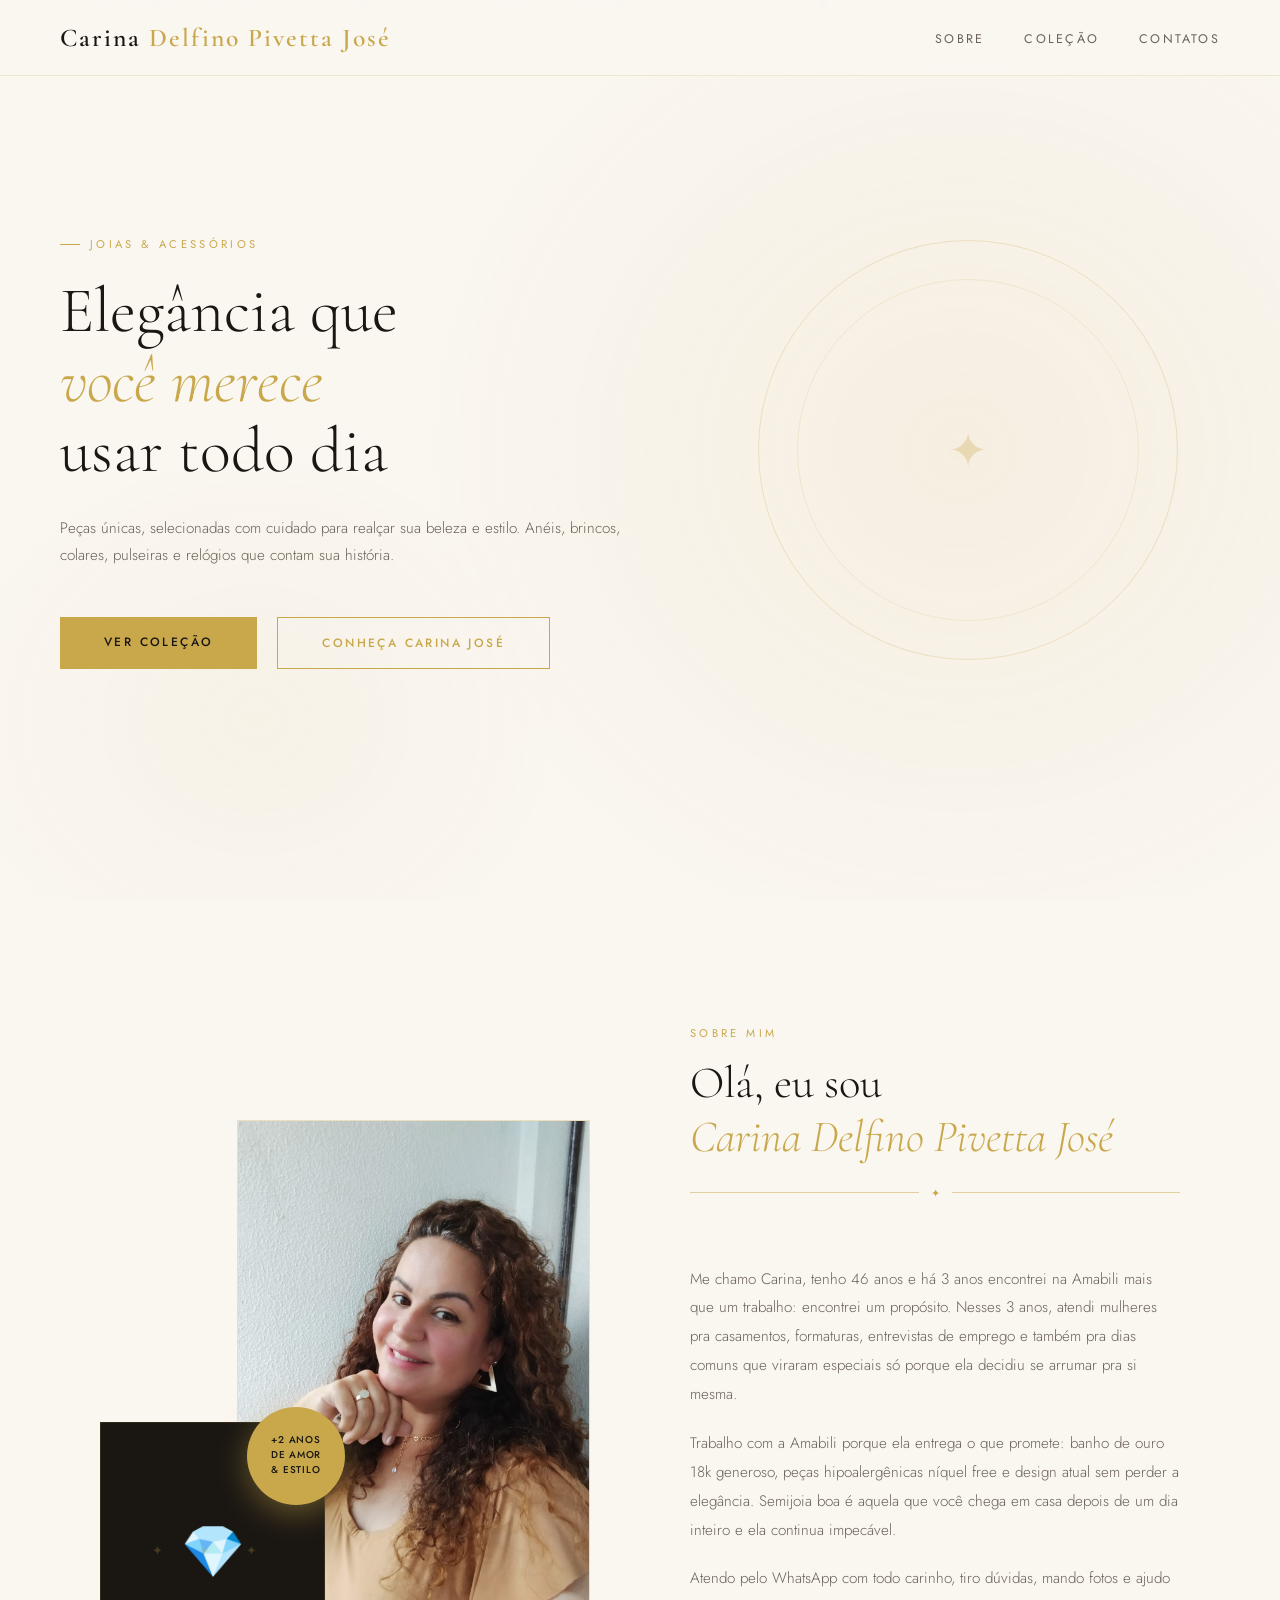
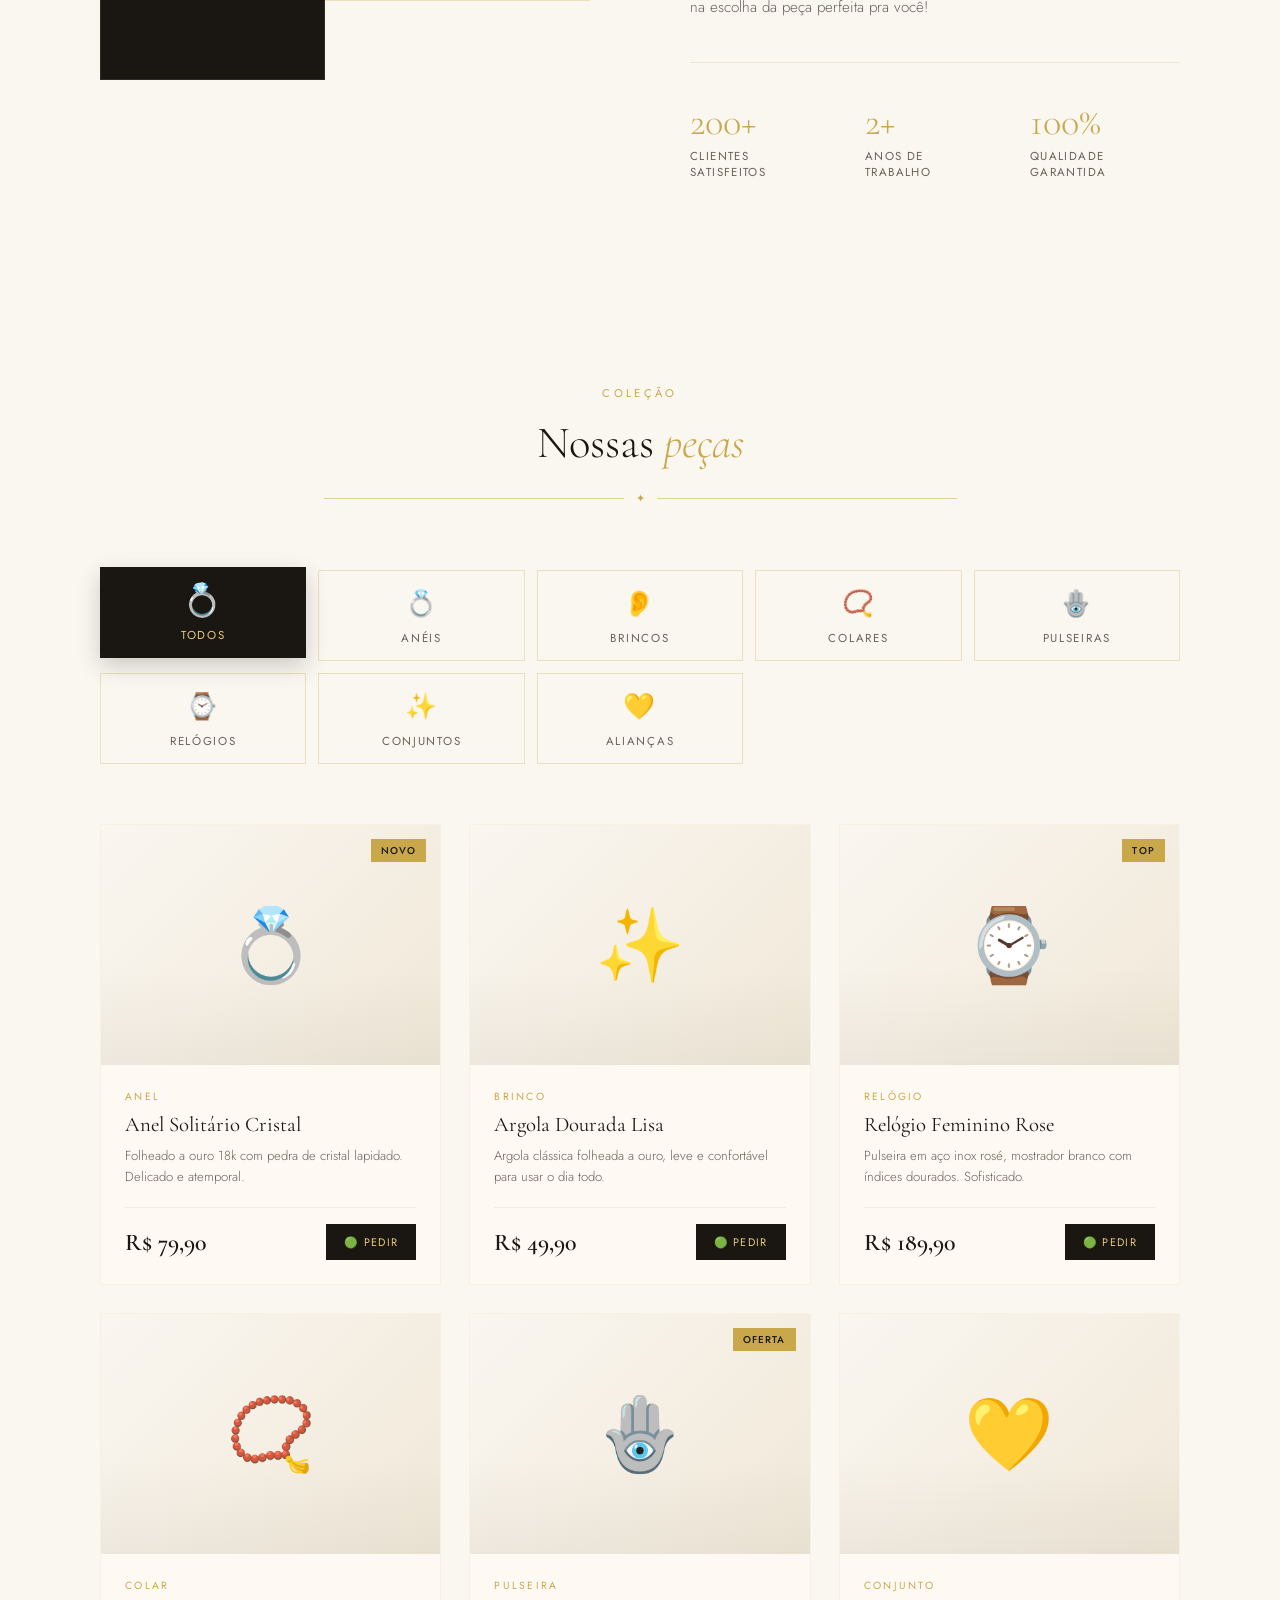
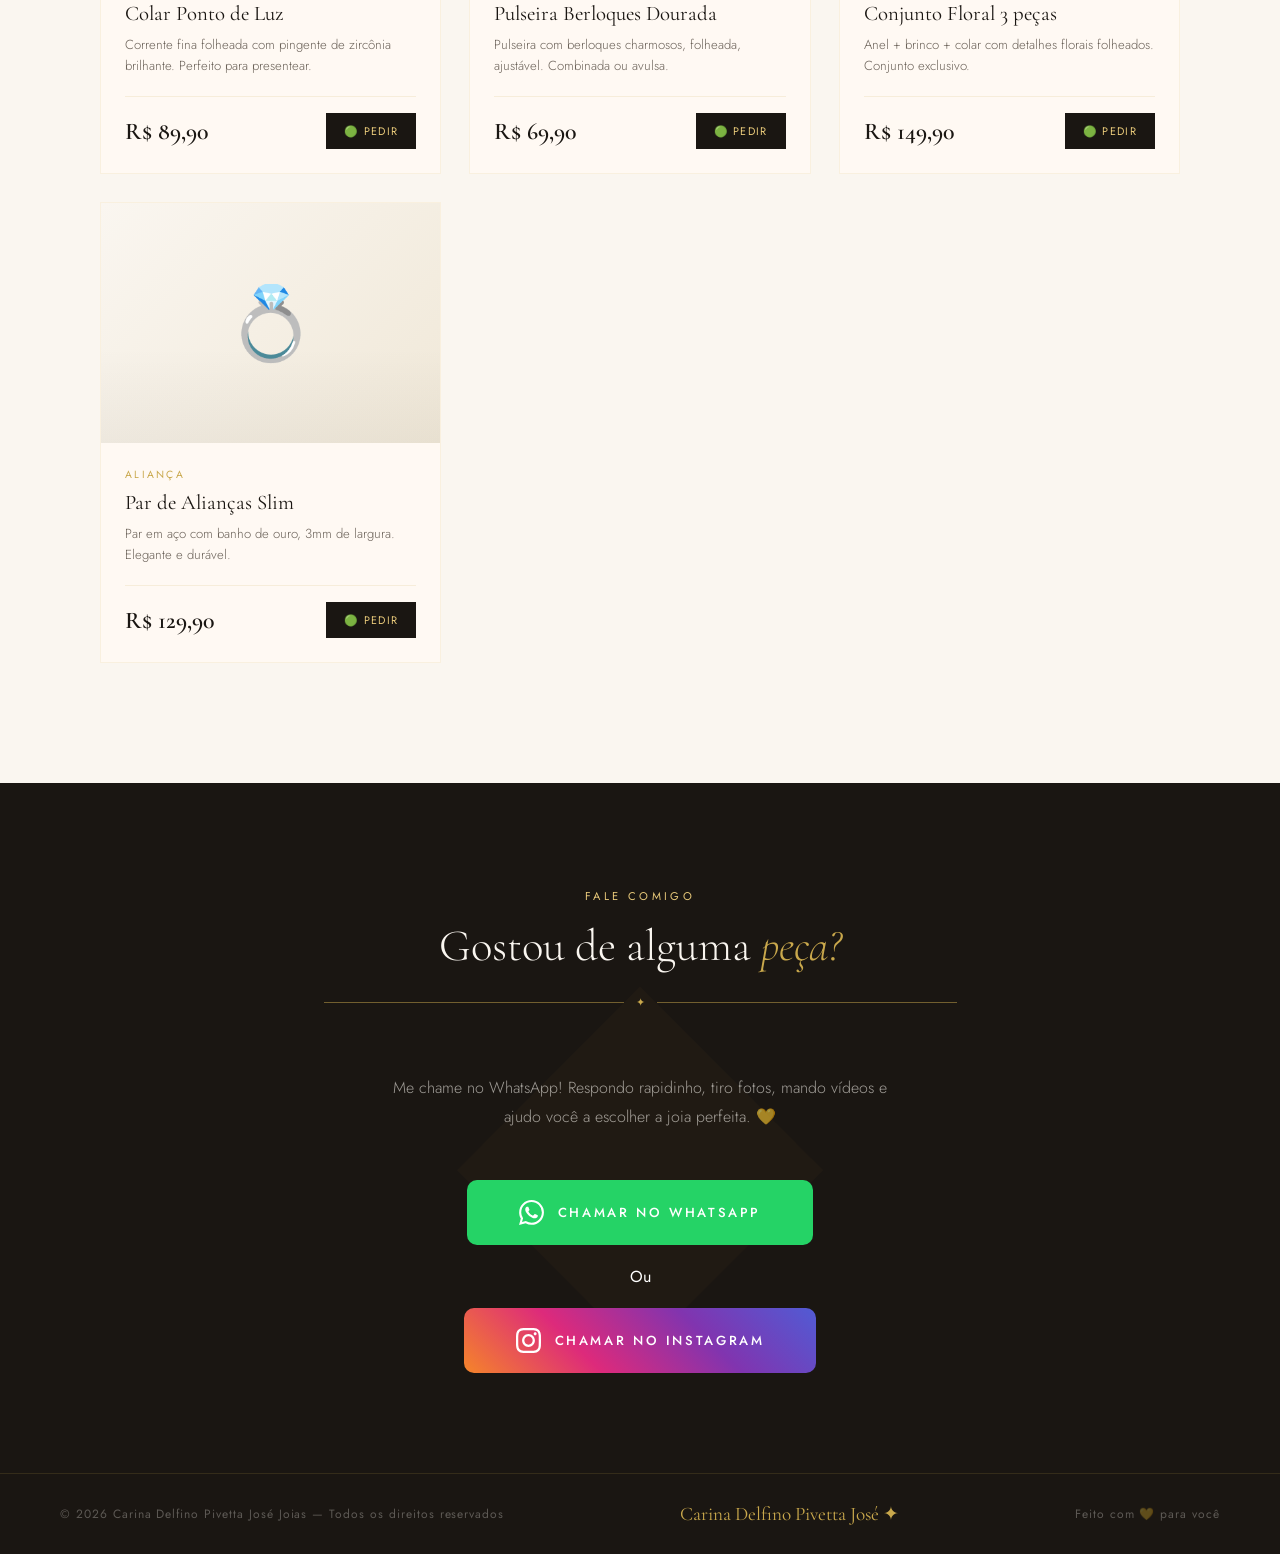
<file: index.html>
<!doctype html>
<html lang="pt-BR">
  <head>
    <meta charset="UTF-8" />
    <meta name="viewport" content="width=device-width, initial-scale=1.0" />
    <title>Joias &amp; Acessórios | Carina Delfino Pivetta José</title>
    <link
      href="https://fonts.googleapis.com/css2?family=Cormorant+Garamond:ital,wght@0,300;0,400;0,600;1,300;1,400&family=Jost:wght@300;400;500&display=swap"
      rel="stylesheet"
    />
    <link rel="stylesheet" href="style.css" />
    <link rel="shortcut icon" href="./img/favicon.png" type="image/x-icon">
  </head>
  <body>
    <!-- Particles -->
    <div
      id="particles"
      style="
        position: fixed;
        inset: 0;
        pointer-events: none;
        z-index: 0;
        overflow: hidden;
      "
    ></div>

    <!-- NAV -->
    <nav id="navbar">
      <a href="#hero" class="nav-logo"
        >Carina <span>Delfino Pivetta José</span></a
      >
      <ul class="nav-links">
        <li><a href="#sobre">Sobre</a></li>
        <li><a href="#produtos">Coleção</a></li>
        <li><a href="#contato">Contatos</a></li>
      </ul>
    </nav>

    <!-- HERO -->
    <section id="hero">
      <div class="hero-bg"></div>
      <div class="hero-content">
        <span class="hero-tag">Joias &amp; Acessórios</span>
        <h1 class="hero-title">
          Elegância que<br /><em>você merece</em><br />usar todo dia
        </h1>
        <p class="hero-desc">
          Peças únicas, selecionadas com cuidado para realçar sua beleza e
          estilo. Anéis, brincos, colares, pulseiras e relógios que contam sua
          história.
        </p>
        <div class="btn-group">
          <a href="#produtos" class="btn-gold">Ver Coleção</a>
          <a href="#sobre" class="btn-outline">Conheça Carina José</a>
        </div>
      </div>
      <div class="hero-ornament"></div>
    </section>

    <!-- SOBRE -->
    <section>
      <div id="sobre">
        <div class="sobre-visual reveal from-left">
          <!-- FOTO: substitua o src pela foto da sua mãe -->
          <div class="foto-frame">
            <img
              src="./img/Carina.jpeg"
              alt="Ana Clara — Revendedora de Joias"
            />
          </div>
          <div class="foto-accent">💎</div>
          <div class="sobre-badge">+2 anos<br />de amor<br />&amp; estilo</div>
        </div>

        <div class="sobre-text reveal from-right">
          <div class="section-header">
            <span class="section-tag">Sobre mim</span>
            <h2 class="section-title">
              Olá, eu sou<br /><em>Carina Delfino Pivetta José</em>
            </h2>
            <div class="divider"><span>✦</span></div>
          </div>
          <p class="sobre-p">
            Me chamo Carina, tenho 46 anos e há 3 anos encontrei na Amabili mais que um trabalho: encontrei um propósito. Nesses 3 anos, atendi mulheres pra casamentos, formaturas, entrevistas de emprego e também pra dias comuns que viraram especiais só porque ela decidiu se arrumar pra si mesma.
          </p>
          <p class="sobre-p">
            Trabalho com a Amabili porque ela entrega o que promete: banho de ouro 18k generoso, peças hipoalergênicas níquel free e design atual sem perder a elegância. Semijoia boa é aquela que você chega em casa depois de um dia inteiro e ela continua impecável.
          </p>
          <p class="sobre-p">
            Atendo pelo WhatsApp com todo carinho, tiro dúvidas, mando fotos e
            ajudo na escolha da peça perfeita pra você!
          </p>
          <div class="sobre-stats">
            <div class="reveal" style="transition-delay: 0.1s">
              <div class="stat-num">200+</div>
              <div class="stat-label">Clientes Satisfeitos</div>
            </div>
            <div class="reveal" style="transition-delay: 0.22s">
              <div class="stat-num">2+</div>
              <div class="stat-label">Anos de trabalho</div>
            </div>
            <div class="reveal" style="transition-delay: 0.34s">
              <div class="stat-num">100%</div>
              <div class="stat-label">Qualidade garantida</div>
            </div>
          </div>
        </div>
      </div>
    </section>

    <!-- CATEGORIAS -->
    <section id="categorias">
      <div style="max-width: 1200px; margin: 0 auto">
        <div class="section-header reveal">
          <span class="section-tag">Coleção</span>
          <h2 class="section-title">Nossas <em>peças</em></h2>
          <div class="divider"><span>✦</span></div>
        </div>
        <div class="cat-grid reveal" style="transition-delay: 0.12s">
          <button class="cat-btn active" onclick="filtrar(this, 'todos')">
            <span class="icon">💍</span>Todos
          </button>
          <button class="cat-btn" onclick="filtrar(this, 'anel')">
            <span class="icon">💍</span>Anéis
          </button>
          <button class="cat-btn" onclick="filtrar(this, 'brinco')">
            <span class="icon">👂</span>Brincos
          </button>
          <button class="cat-btn" onclick="filtrar(this, 'colar')">
            <span class="icon">📿</span>Colares
          </button>
          <button class="cat-btn" onclick="filtrar(this, 'pulseira')">
            <span class="icon">🪬</span>Pulseiras
          </button>
          <button class="cat-btn" onclick="filtrar(this, 'relogio')">
            <span class="icon">⌚</span>Relógios
          </button>
          <button class="cat-btn" onclick="filtrar(this, 'conjunto')">
            <span class="icon">✨</span>Conjuntos
          </button>
          <button class="cat-btn" onclick="filtrar(this, 'alianca')">
            <span class="icon">💛</span>Alianças
          </button>
        </div>
      </div>
    </section>

    <!-- PRODUTOS -->
    <section id="produtos">
      <div class="products-grid" id="grid">
        <div
          class="product-card reveal"
          data-cat="anel"
          style="transition-delay: 0.05s"
        >
          <div class="product-img">
            <span class="emoji">💍</span><span class="product-badge">Novo</span>
          </div>
          <div class="product-body">
            <div class="product-cat">Anel</div>
            <div class="product-name">Anel Solitário Cristal</div>
            <div class="product-desc">
              Folheado a ouro 18k com pedra de cristal lapidado. Delicado e
              atemporal.
            </div>
            <div class="product-footer">
              <span class="product-price">R$ 79,90</span>
              <a
                href="https://wa.me/5500000000000?text=Olá!%20Tenho%20interesse%20no%20Anel%20Solitário%20Cristal"
                class="btn-whats"
                target="_blank"
                >🟢 Pedir</a
              >
            </div>
          </div>
        </div>

        <div
          class="product-card reveal"
          data-cat="brinco"
          style="transition-delay: 0.1s"
        >
          <div class="product-img"><span class="emoji">✨</span></div>
          <div class="product-body">
            <div class="product-cat">Brinco</div>
            <div class="product-name">Argola Dourada Lisa</div>
            <div class="product-desc">
              Argola clássica folheada a ouro, leve e confortável para usar o
              dia todo.
            </div>
            <div class="product-footer">
              <span class="product-price">R$ 49,90</span>
              <a
                href="https://wa.me/5500000000000?text=Olá!%20Tenho%20interesse%20na%20Argola%20Dourada%20Lisa"
                class="btn-whats"
                target="_blank"
                >🟢 Pedir</a
              >
            </div>
          </div>
        </div>

        <div
          class="product-card reveal"
          data-cat="relogio"
          style="transition-delay: 0.15s"
        >
          <div class="product-img">
            <span class="emoji">⌚</span><span class="product-badge">Top</span>
          </div>
          <div class="product-body">
            <div class="product-cat">Relógio</div>
            <div class="product-name">Relógio Feminino Rose</div>
            <div class="product-desc">
              Pulseira em aço inox rosé, mostrador branco com índices dourados.
              Sofisticado.
            </div>
            <div class="product-footer">
              <span class="product-price">R$ 189,90</span>
              <a
                href="https://wa.me/5500000000000?text=Olá!%20Tenho%20interesse%20no%20Relógio%20Feminino%20Rose"
                class="btn-whats"
                target="_blank"
                >🟢 Pedir</a
              >
            </div>
          </div>
        </div>

        <div
          class="product-card reveal"
          data-cat="colar"
          style="transition-delay: 0.2s"
        >
          <div class="product-img"><span class="emoji">📿</span></div>
          <div class="product-body">
            <div class="product-cat">Colar</div>
            <div class="product-name">Colar Ponto de Luz</div>
            <div class="product-desc">
              Corrente fina folheada com pingente de zircônia brilhante.
              Perfeito para presentear.
            </div>
            <div class="product-footer">
              <span class="product-price">R$ 89,90</span>
              <a
                href="https://wa.me/5500000000000?text=Olá!%20Tenho%20interesse%20no%20Colar%20Ponto%20de%20Luz"
                class="btn-whats"
                target="_blank"
                >🟢 Pedir</a
              >
            </div>
          </div>
        </div>

        <div
          class="product-card reveal"
          data-cat="pulseira"
          style="transition-delay: 0.25s"
        >
          <div class="product-img">
            <span class="emoji">🪬</span
            ><span class="product-badge">Oferta</span>
          </div>
          <div class="product-body">
            <div class="product-cat">Pulseira</div>
            <div class="product-name">Pulseira Berloques Dourada</div>
            <div class="product-desc">
              Pulseira com berloques charmosos, folheada, ajustável. Combinada
              ou avulsa.
            </div>
            <div class="product-footer">
              <span class="product-price">R$ 69,90</span>
              <a
                href="https://wa.me/5500000000000?text=Olá!%20Tenho%20interesse%20na%20Pulseira%20Berloques%20Dourada"
                class="btn-whats"
                target="_blank"
                >🟢 Pedir</a
              >
            </div>
          </div>
        </div>

        <div
          class="product-card reveal"
          data-cat="conjunto"
          style="transition-delay: 0.3s"
        >
          <div class="product-img"><span class="emoji">💛</span></div>
          <div class="product-body">
            <div class="product-cat">Conjunto</div>
            <div class="product-name">Conjunto Floral 3 peças</div>
            <div class="product-desc">
              Anel + brinco + colar com detalhes florais folheados. Conjunto
              exclusivo.
            </div>
            <div class="product-footer">
              <span class="product-price">R$ 149,90</span>
              <a
                href="https://wa.me/5500000000000?text=Olá!%20Tenho%20interesse%20no%20Conjunto%20Floral"
                class="btn-whats"
                target="_blank"
                >🟢 Pedir</a
              >
            </div>
          </div>
        </div>

        <div
          class="product-card reveal"
          data-cat="alianca"
          style="transition-delay: 0.05s"
        >
          <div class="product-img"><span class="emoji">💍</span></div>
          <div class="product-body">
            <div class="product-cat">Aliança</div>
            <div class="product-name">Par de Alianças Slim</div>
            <div class="product-desc">
              Par em aço com banho de ouro, 3mm de largura. Elegante e durável.
            </div>
            <div class="product-footer">
              <span class="product-price">R$ 129,90</span>
              <a
                href="https://wa.me/5500000000000?text=Olá!%20Tenho%20interesse%20no%20Par%20de%20Alianças%20Slim"
                class="btn-whats"
                target="_blank"
                >🟢 Pedir</a
              >
            </div>
          </div>
        </div>
      </div>
    </section>

    <!-- CONTATO -->
    <section id="contato">
      <div style="position: relative; z-index: 1" class="reveal scale-in">
        <div class="section-header">
          <span class="section-tag">Fale comigo</span>
          <h2 class="section-title" style="color: var(--cream)">
            Gostou de alguma <em>peça?</em>
          </h2>
          <div class="divider"><span>✦</span></div>
        </div>
        <p class="contato-p">
          Me chame no WhatsApp! Respondo rapidinho, tiro fotos, mando vídeos e
          ajudo você a escolher a joia perfeita. 💛
        </p>
        <a
          href="https://wa.me/554896132874?text=Olá%20Carina%20José!%20Vi%20seu%20site%20e%20quero%20conhecer%20suas%20joias."
          class="btn-whats-big"
          target="_blank"
        >
          <svg width="25" height="25" viewBox="0 0 24 24" fill="currentColor">
            <path
              d="M17.472 14.382c-.297-.149-1.758-.867-2.03-.967-.273-.099-.471-.148-.67.15-.197.297-.767.966-.94 1.164-.173.199-.347.223-.644.075-.297-.15-1.255-.463-2.39-1.475-.883-.788-1.48-1.761-1.653-2.059-.173-.297-.018-.458.13-.606.134-.133.298-.347.446-.52.149-.174.198-.298.298-.497.099-.198.05-.371-.025-.52-.075-.149-.669-1.612-.916-2.207-.242-.579-.487-.5-.669-.51-.173-.008-.371-.01-.57-.01-.198 0-.52.074-.792.372-.272.297-1.04 1.016-1.04 2.479 0 1.462 1.065 2.875 1.213 3.074.149.198 2.096 3.2 5.077 4.487.709.306 1.262.489 1.694.625.712.227 1.36.195 1.871.118.571-.085 1.758-.719 2.006-1.413.248-.694.248-1.289.173-1.413-.074-.124-.272-.198-.57-.347m-5.421 7.403h-.004a9.87 9.87 0 01-5.031-1.378l-.361-.214-3.741.982.998-3.648-.235-.374a9.86 9.86 0 01-1.51-5.26c.001-5.45 4.436-9.884 9.888-9.884 2.64 0 5.122 1.03 6.988 2.898a9.825 9.825 0 012.893 6.994c-.003 5.45-4.437 9.884-9.885 9.884m8.413-18.297A11.815 11.815 0 0012.05 0C5.495 0 .16 5.335.157 11.892c0 2.096.547 4.142 1.588 5.945L.057 24l6.305-1.654a11.882 11.882 0 005.683 1.448h.005c6.554 0 11.89-5.335 11.893-11.893a11.821 11.821 0 00-3.48-8.413z"
            />
          </svg>
          Chamar no WhatsApp
        </a>
        <p style="color: white; margin-top: 20px; margin-bottom: 20px">Ou</p>
        <a
          href="https://instagram.com/carinadpj"
          class="btn-insta-big"
          target="_blank"
        >
          <svg xmlns="http://www.w3.org/2000/svg" viewBox="0 0 24 24" fill="currentColor" width="25" height="25">
            <path d="M12 2.163c3.204 0 3.584.012 4.85.07 3.252.148 4.771 1.691 4.919 4.919.058 1.265.069 1.645.069 4.849 0 3.205-.012 3.584-.069 4.849-.149 3.225-1.664 4.771-4.919 4.919-1.266.058-1.644.07-4.85.07-3.204 0-3.584-.012-4.849-.07-3.26-.149-4.771-1.699-4.919-4.92-.058-1.265-.07-1.644-.07-4.849 0-3.204.013-3.583.07-4.849.149-3.227 1.664-4.771 4.919-4.919 1.266-.057 1.645-.069 4.849-.069zm0-2.163c-3.259 0-3.667.014-4.947.072-4.358.2-6.78 2.618-6.98 6.98-.059 1.281-.073 1.689-.073 4.948 0 3.259.014 3.668.072 4.948.2 4.358 2.618 6.78 6.98 6.98 1.281.058 1.689.072 4.948.072 3.259 0 3.668-.014 4.948-.072 4.354-.2 6.782-2.618 6.979-6.98.059-1.28.073-1.689.073-4.948 0-3.259-.014-3.667-.072-4.947-.196-4.354-2.617-6.78-6.979-6.98-1.281-.059-1.69-.073-4.949-.073zm0 5.838c-3.403 0-6.162 2.759-6.162 6.162s2.759 6.163 6.162 6.163 6.162-2.759 6.162-6.163c0-3.403-2.759-6.162-6.162-6.162zm0 10.162c-2.209 0-4-1.79-4-4 0-2.209 1.791-4 4-4s4 1.791 4 4c0 2.21-1.791 4-4 4zm6.406-11.845c-.796 0-1.441.645-1.441 1.44s.645 1.44 1.441 1.44c.795 0 1.439-.645 1.439-1.44s-.644-1.44-1.439-1.44z"/>
          </svg>
          Chamar no Instagram
        </a>
      </div>
    </section>

    <!-- FOOTER -->
    <footer>
      <p>
        © 2026 Carina Delfino Pivetta José Joias — Todos os direitos reservados
      </p>
      <span class="logo-ft">Carina Delfino Pivetta José ✦</span>
      <p>Feito com 💛 para você</p>
    </footer>
    <script src="script.js"></script>
  </body>
</html>
</file>
<file: style.css>
:root {
    --gold: #C9A84C;
    --gold-light: #E8C97A;
    --gold-dark: #8B6914;
    --cream: #FAF6F0;
    --charcoal: #1A1612;
    --warm-gray: #6B6259;
    --soft-white: #FFF9F3;
  }

  * { margin: 0; padding: 0; box-sizing: border-box; }
  html { scroll-behavior: smooth; }
  body {
    font-family: 'Jost', sans-serif;
    background: var(--cream);
    color: var(--charcoal);
    overflow-x: hidden;
  }

  /* SCROLL REVEAL */
  .reveal {
    opacity: 0;
    transform: translateY(40px);
    transition: opacity 0.85s cubic-bezier(.22,1,.36,1), transform 0.85s cubic-bezier(.22,1,.36,1);
  }
  .reveal.from-left  { transform: translateX(-50px); }
  .reveal.from-right { transform: translateX(50px); }
  .reveal.scale-in   { transform: scale(0.93); }
  .reveal.visible    { opacity: 1; transform: none; }

  /* PARTICLES */
  .particle {
    position: fixed; border-radius: 50%;
    background: var(--gold); opacity: 0.1;
    animation: float-p linear infinite;
    pointer-events: none; z-index: 0;
  }
  @keyframes float-p {
    0%   { transform: translateY(110vh) rotate(0deg); opacity: 0; }
    8%   { opacity: 0.1; }
    92%  { opacity: 0.06; }
    100% { transform: translateY(-10vh) rotate(360deg); opacity: 0; }
  }

  /* NAV */
  nav {
    position: fixed; top: 0; width: 100%; z-index: 100;
    padding: 22px 60px;
    display: flex; align-items: center; justify-content: space-between;
    background: rgba(250,246,240,0.92);
    backdrop-filter: blur(16px);
    border-bottom: 1px solid rgba(201,168,76,0.2);
    transition: padding 0.4s ease, box-shadow 0.4s ease;
  }
  nav.scrolled { padding: 13px 60px; box-shadow: 0 4px 30px rgba(0,0,0,0.07); }
  .nav-logo {
    font-family: 'Cormorant Garamond', serif;
    font-size: 1.6rem; font-weight: 600; letter-spacing: 0.08em;
    color: var(--charcoal); text-decoration: none;
  }
  .nav-logo span { color: var(--gold); }
  .nav-links { display: flex; gap: 40px; list-style: none; }
  .nav-links a {
    font-size: 0.78rem; letter-spacing: 0.18em; text-transform: uppercase;
    color: var(--warm-gray); text-decoration: none; transition: color 0.3s;
  }
  .nav-links a:hover { color: var(--gold); }

  /* HERO */
  #hero {
    height: 100vh; display: flex; align-items: center;
    padding: 0 60px; position: relative; overflow: hidden;
  }
  .hero-bg {
    position: absolute; inset: 0;
    background:
      radial-gradient(ellipse 60% 80% at 75% 50%, rgba(201,168,76,0.09) 0%, transparent 70%),
      radial-gradient(ellipse 40% 50% at 20% 80%, rgba(201,168,76,0.05) 0%, transparent 60%);
  }
  .hero-ornament {
    position: absolute; right: 8%; top: 50%;
    transform: translateY(-50%);
    width: 420px; height: 420px; border-radius: 50%;
    border: 1px solid rgba(201,168,76,0.25);
    display: flex; align-items: center; justify-content: center;
    animation: spin-slow 32s linear infinite;
  }
  @keyframes spin-slow { to { transform: translateY(-50%) rotate(360deg); } }
  .hero-ornament::before {
    content: ''; position: absolute;
    width: 340px; height: 340px; border-radius: 50%;
    border: 1px solid rgba(201,168,76,0.15);
    animation: spin-slow 22s linear infinite reverse;
  }
  .hero-ornament::after { content: '✦'; font-size: 3rem; color: rgba(201,168,76,0.3); }

  .hero-content { max-width: 580px; }
  .hero-tag {
    display: inline-block; font-size: 0.7rem;
    letter-spacing: 0.3em; text-transform: uppercase;
    color: var(--gold); margin-bottom: 24px;
    position: relative; padding-left: 30px;
    animation: hero-up 1.2s 0.1s cubic-bezier(.22,1,.36,1) both;
  }
  .hero-tag::before {
    content: ''; position: absolute; left: 0; top: 50%;
    width: 20px; height: 1px; background: var(--gold);
  }
  .hero-title {
    font-family: 'Cormorant Garamond', serif;
    font-size: clamp(3rem, 5vw, 5.5rem);
    font-weight: 300; line-height: 1.1; margin-bottom: 28px;
    animation: hero-up 1.2s 0.22s cubic-bezier(.22,1,.36,1) both;
  }
  .hero-title em { font-style: italic; color: var(--gold); }
  .hero-desc {
    font-size: 0.95rem; line-height: 1.8;
    color: var(--warm-gray); margin-bottom: 48px; font-weight: 300;
    animation: hero-up 1.2s 0.34s cubic-bezier(.22,1,.36,1) both;
  }
  .btn-group {
    display: flex; gap: 20px; flex-wrap: wrap;
    animation: hero-up 1.2s 0.46s cubic-bezier(.22,1,.36,1) both;
  }
  @keyframes hero-up {
    from { opacity: 0; transform: translateY(40px); }
    to   { opacity: 1; transform: none; }
  }

  .btn-gold {
    padding: 16px 44px; background: var(--gold);
    color: var(--charcoal); font-size: 0.75rem;
    letter-spacing: 0.2em; text-transform: uppercase;
    text-decoration: none; font-weight: 500;
    transition: all 0.35s cubic-bezier(.22,1,.36,1);
    position: relative; overflow: hidden;
  }
  .btn-gold::after {
    content: ''; position: absolute; inset: 0;
    background: rgba(255,255,255,0.18);
    transform: translateX(-101%);
    transition: transform 0.4s cubic-bezier(.22,1,.36,1);
  }
  .btn-gold:hover::after { transform: translateX(0); }
  .btn-gold:hover { transform: translateY(-2px); box-shadow: 0 8px 26px rgba(201,168,76,0.38); }

  .btn-outline {
    padding: 16px 44px; border: 1px solid var(--gold);
    color: var(--gold); font-size: 0.75rem;
    letter-spacing: 0.2em; text-transform: uppercase;
    text-decoration: none; font-weight: 500;
    transition: all 0.35s cubic-bezier(.22,1,.36,1);
  }
  .btn-outline:hover { background: var(--gold); color: var(--charcoal); transform: translateY(-2px); }

  /* SECTION HEADER */
  .section-header { text-align: center; margin-bottom: 64px; }
  .section-tag {
    display: inline-block; font-size: 0.7rem;
    letter-spacing: 0.3em; text-transform: uppercase;
    color: var(--gold); margin-bottom: 16px;
  }
  .section-title {
    font-family: 'Cormorant Garamond', serif;
    font-size: clamp(2.2rem, 3.5vw, 3.5rem);
    font-weight: 300; color: var(--charcoal); line-height: 1.2;
  }
  .section-title em { font-style: italic; color: var(--gold); }
  .divider {
    display: flex; align-items: center; justify-content: center;
    gap: 12px; margin: 20px auto 0;
  }
  .divider::before, .divider::after {
    content: ''; flex: 1; max-width: 300px; height: 1px;
    background: var(--gold); opacity: 0.5;
  }
  .divider span { color: var(--gold); font-size: 0.7rem; }

  /* SOBRE */
  #sobre {
    padding: 120px 60px;
    display: grid; grid-template-columns: 1fr 1fr;
    gap: 100px; align-items: center;
    max-width: 1200px; margin: 0 auto;
  }
  .sobre-visual { position: relative; height: 560px; }

  .foto-frame {
    position: absolute; top: 0; right: 0;
    width: 72%; height: 86%;
    overflow: hidden;
    border: 1px solid rgba(201,168,76,0.3);
  }
  .foto-frame img {
    width: 100%; height: 100%;
    object-fit: cover; object-position: center top;
    display: block;
    transition: transform 0.9s cubic-bezier(.22,1,.36,1);
  }
  .foto-frame:hover img { transform: scale(1.05); }
  .foto-frame::after {
    content: ''; position: absolute; inset: 0;
    background: linear-gradient(160deg, rgba(201,168,76,0.06) 0%, transparent 55%);
    pointer-events: none;
  }

  .foto-accent {
    position: absolute; bottom: 0; left: 0;
    width: 46%; height: 46%;
    background: var(--charcoal);
    display: flex; align-items: center; justify-content: center;
    font-size: 3.2rem;
    border: 1px solid rgba(201,168,76,0.15);
    overflow: hidden;
  }
  .foto-accent::before {
    content: '✦ ✦ ✦'; position: absolute;
    font-size: 0.8rem; color: rgba(201,168,76,0.25);
    letter-spacing: 1rem;
    animation: sparkle 3.5s ease-in-out infinite alternate;
  }
  @keyframes sparkle {
    from { opacity: 0.2; transform: scale(0.88); }
    to   { opacity: 0.6; transform: scale(1.08); }
  }

  .sobre-badge {
    position: absolute; top: 60%; left: 40%;
    transform: translate(-50%, -50%);
    background: var(--gold); width: 98px; height: 98px; border-radius: 50%;
    display: flex; align-items: center; justify-content: center;
    font-size: 0.62rem; font-weight: 500; letter-spacing: 0.08em;
    text-transform: uppercase; text-align: center; line-height: 1.5;
    color: var(--charcoal); z-index: 10;
    box-shadow: 0 8px 32px rgba(201,168,76,0.45);
    animation: pulse-badge 3s ease-in-out infinite;
  }
  @keyframes pulse-badge {
    0%, 100% { box-shadow: 0 8px 32px rgba(201,168,76,0.45); }
    50%       { box-shadow: 0 8px 55px rgba(201,168,76,0.72); }
  }

  .sobre-text .section-header { text-align: left; }
  .sobre-p { font-size: 0.95rem; line-height: 1.9; color: var(--warm-gray); font-weight: 300; margin-bottom: 20px; }

  .sobre-stats {
    display: flex; gap: 40px;
    margin-top: 40px; padding-top: 40px;
    border-top: 1px solid rgba(201,168,76,0.2);
  }
  .stat-num {
    font-family: 'Cormorant Garamond', serif;
    font-size: 2.4rem; font-weight: 300; color: var(--gold); line-height: 1;
  }
  .stat-label { font-size: 0.72rem; letter-spacing: 0.12em; text-transform: uppercase; color: var(--warm-gray); margin-top: 6px; }

  /* CATEGORIAS */
  #categorias { padding: 80px 60px 0; max-width: 1200px; margin: 0 auto; }
  .cat-grid { display: grid; grid-template-columns: repeat(5, 1fr); gap: 12px; margin-top: 48px; }
  .cat-btn {
    padding: 14px 8px; background: transparent;
    border: 1px solid rgba(201,168,76,0.3); cursor: pointer;
    font-family: 'Jost', sans-serif; font-size: 0.72rem;
    letter-spacing: 0.15em; text-transform: uppercase; color: var(--warm-gray);
    transition: all 0.35s cubic-bezier(.22,1,.36,1);
    display: flex; flex-direction: column; align-items: center; gap: 8px;
  }
  .cat-btn span.icon { font-size: 1.6rem; transition: transform 0.3s cubic-bezier(.22,1,.36,1); }
  .cat-btn:hover span.icon, .cat-btn.active span.icon { transform: scale(1.25) rotate(-6deg); }
  .cat-btn:hover, .cat-btn.active {
    background: var(--charcoal); color: var(--gold-light);
    border-color: var(--charcoal);
    transform: translateY(-3px);
    box-shadow: 0 8px 22px rgba(0,0,0,0.18);
  }

  /* PRODUTOS */
  #produtos { padding: 60px 60px 120px; max-width: 1200px; margin: 0 auto; }
  .products-grid { display: grid; grid-template-columns: repeat(3, 1fr); gap: 28px; }

  .product-card {
    background: var(--soft-white);
    border: 1px solid rgba(201,168,76,0.12);
    overflow: hidden;
    transition: transform 0.5s cubic-bezier(.22,1,.36,1), box-shadow 0.5s cubic-bezier(.22,1,.36,1);
    cursor: pointer;
  }
  .product-card:hover {
    transform: translateY(-9px);
    box-shadow: 0 26px 72px rgba(0,0,0,0.13);
  }

  .product-img {
    height: 240px; display: flex; align-items: center; justify-content: center;
    font-size: 4.5rem;
    background: linear-gradient(135deg, #FAF6F0 0%, #F0E8D8 100%);
    position: relative; overflow: hidden;
  }
  .product-img .emoji { display: block; transition: transform 0.55s cubic-bezier(.22,1,.36,1); }
  .product-card:hover .product-img .emoji { transform: scale(1.18) rotate(6deg); }
  .product-img::after {
    content: ''; position: absolute; inset: 0;
    background: linear-gradient(to bottom, transparent 60%, rgba(26,22,18,0.04));
  }
  .product-badge {
    position: absolute; top: 14px; right: 14px;
    background: var(--gold); color: var(--charcoal);
    font-size: 0.62rem; letter-spacing: 0.12em;
    text-transform: uppercase; padding: 4px 10px; font-weight: 500;
  }
  .product-body { padding: 24px; }
  .product-cat { font-size: 0.65rem; letter-spacing: 0.22em; text-transform: uppercase; color: var(--gold); margin-bottom: 8px; }
  .product-name { font-family: 'Cormorant Garamond', serif; font-size: 1.3rem; font-weight: 400; color: var(--charcoal); margin-bottom: 8px; }
  .product-desc { font-size: 0.82rem; color: var(--warm-gray); line-height: 1.6; margin-bottom: 20px; font-weight: 300; }
  .product-footer {
    display: flex; align-items: center; justify-content: space-between;
    padding-top: 16px; border-top: 1px solid rgba(201,168,76,0.15);
  }
  .product-price { font-family: 'Cormorant Garamond', serif; font-size: 1.5rem; font-weight: 600; color: var(--charcoal); }
  .btn-whats {
    display: flex; align-items: center; gap: 8px;
    background: var(--charcoal); color: var(--gold-light);
    padding: 10px 18px; font-size: 0.68rem;
    letter-spacing: 0.12em; text-transform: uppercase;
    text-decoration: none;
    transition: all 0.35s cubic-bezier(.22,1,.36,1);
    border: none; cursor: pointer; font-family: 'Jost', sans-serif;
  }
  .btn-whats:hover { background: var(--gold); color: var(--charcoal); transform: scale(1.05); }

  /* CONTATO */
  #contato {
    background: var(--charcoal); padding: 100px 60px;
    text-align: center; position: relative; overflow: hidden;
  }
  #contato::before {
    content: '◆'; position: absolute;
    font-size: 30rem; color: rgba(201,168,76,0.03);
    top: 50%; left: 50%; transform: translate(-50%, -50%);
    pointer-events: none;
    animation: spin-slow 70s linear infinite;
  }
  #contato .section-title { color: var(--cream); }
  #contato .section-tag { color: var(--gold-light); }
  .contato-p { font-size: 1rem; color: rgba(250,246,240,0.6); max-width: 500px; margin: 20px auto 48px; line-height: 1.8; font-weight: 300; }

  .btn-whats-big {
    display: inline-flex; align-items: center; gap: 14px;
    background: #25D366; color: #fff;
    padding: 20px 52px; font-size: 0.82rem;
    letter-spacing: 0.2em; text-transform: uppercase;
    text-decoration: none; font-weight: 500;
    transition: all 0.4s cubic-bezier(.22,1,.36,1);
    position: relative; overflow: hidden;
    border-radius: 10px;
  }
  .btn-whats-big::after {
    content: ''; position: absolute; inset: 0;
    background: rgba(255,255,255,0.14);
    transform: translateX(-101%);
    transition: transform 0.4s cubic-bezier(.22,1,.36,1);
  }
  .btn-whats-big:hover::after { transform: translateX(0); }
  .btn-whats-big:hover { transform: translateY(-3px); box-shadow: 0 12px 32px rgba(37,211,102,0.45); }


  .btn-insta-big {
    display: inline-flex; align-items: center; gap: 14px;
    background: linear-gradient(45deg, #F58529, #DD2A7B, #8134AF, #515BD4); color: #fff;
    padding: 20px 52px; font-size: 0.82rem;
    letter-spacing: 0.2em; text-transform: uppercase;
    text-decoration: none; font-weight: 500;
    transition: all 0.4s cubic-bezier(.22,1,.36,1);
    position: relative; overflow: hidden;
    border-radius: 10px;
  }
  .btn-insta-big::after {
    content: ''; position: absolute; inset: 0;
    background: rgba(255,255,255,0.14);
    transform: translateX(-101%);
    transition: transform 0.4s cubic-bezier(.22,1,.36,1);
  }
  .btn-insta-big:hover::after { transform: translateX(0); }
  .btn-insta-big:hover { transform: translateY(-3px); box-shadow: 0 12px 32px rgba(221, 42, 123, 0.45); }



  /* FOOTER */
  footer {
    background: var(--charcoal);
    border-top: 1px solid rgba(201,168,76,0.15);
    padding: 28px 60px;
    display: flex; align-items: center; justify-content: space-between;
  }
  footer p { font-size: 0.75rem; color: rgba(250,246,240,0.3); letter-spacing: 0.08em; }
  footer .logo-ft { font-family: 'Cormorant Garamond', serif; font-size: 1.2rem; color: var(--gold); }

  /* MOBILE */
  @media (max-width: 768px) {
    nav { padding: 18px 24px; }
    nav.scrolled { padding: 12px 24px; }
    .nav-links { display: none; }
    #hero { padding: 0 24px; }
    .hero-ornament { display: none; }
    #sobre { grid-template-columns: 1fr; padding: 80px 24px; gap: 40px; }
    .sobre-visual { height: 360px; }
    #categorias { padding: 60px 24px 0; }
    .cat-grid { grid-template-columns: repeat(3, 1fr); }
    #produtos { padding: 40px 24px 80px; }
    .products-grid { grid-template-columns: 1fr; }
    #contato { padding: 80px 24px; }
    footer { flex-direction: column; gap: 12px; text-align: center; padding: 24px; }
  }
</file>
